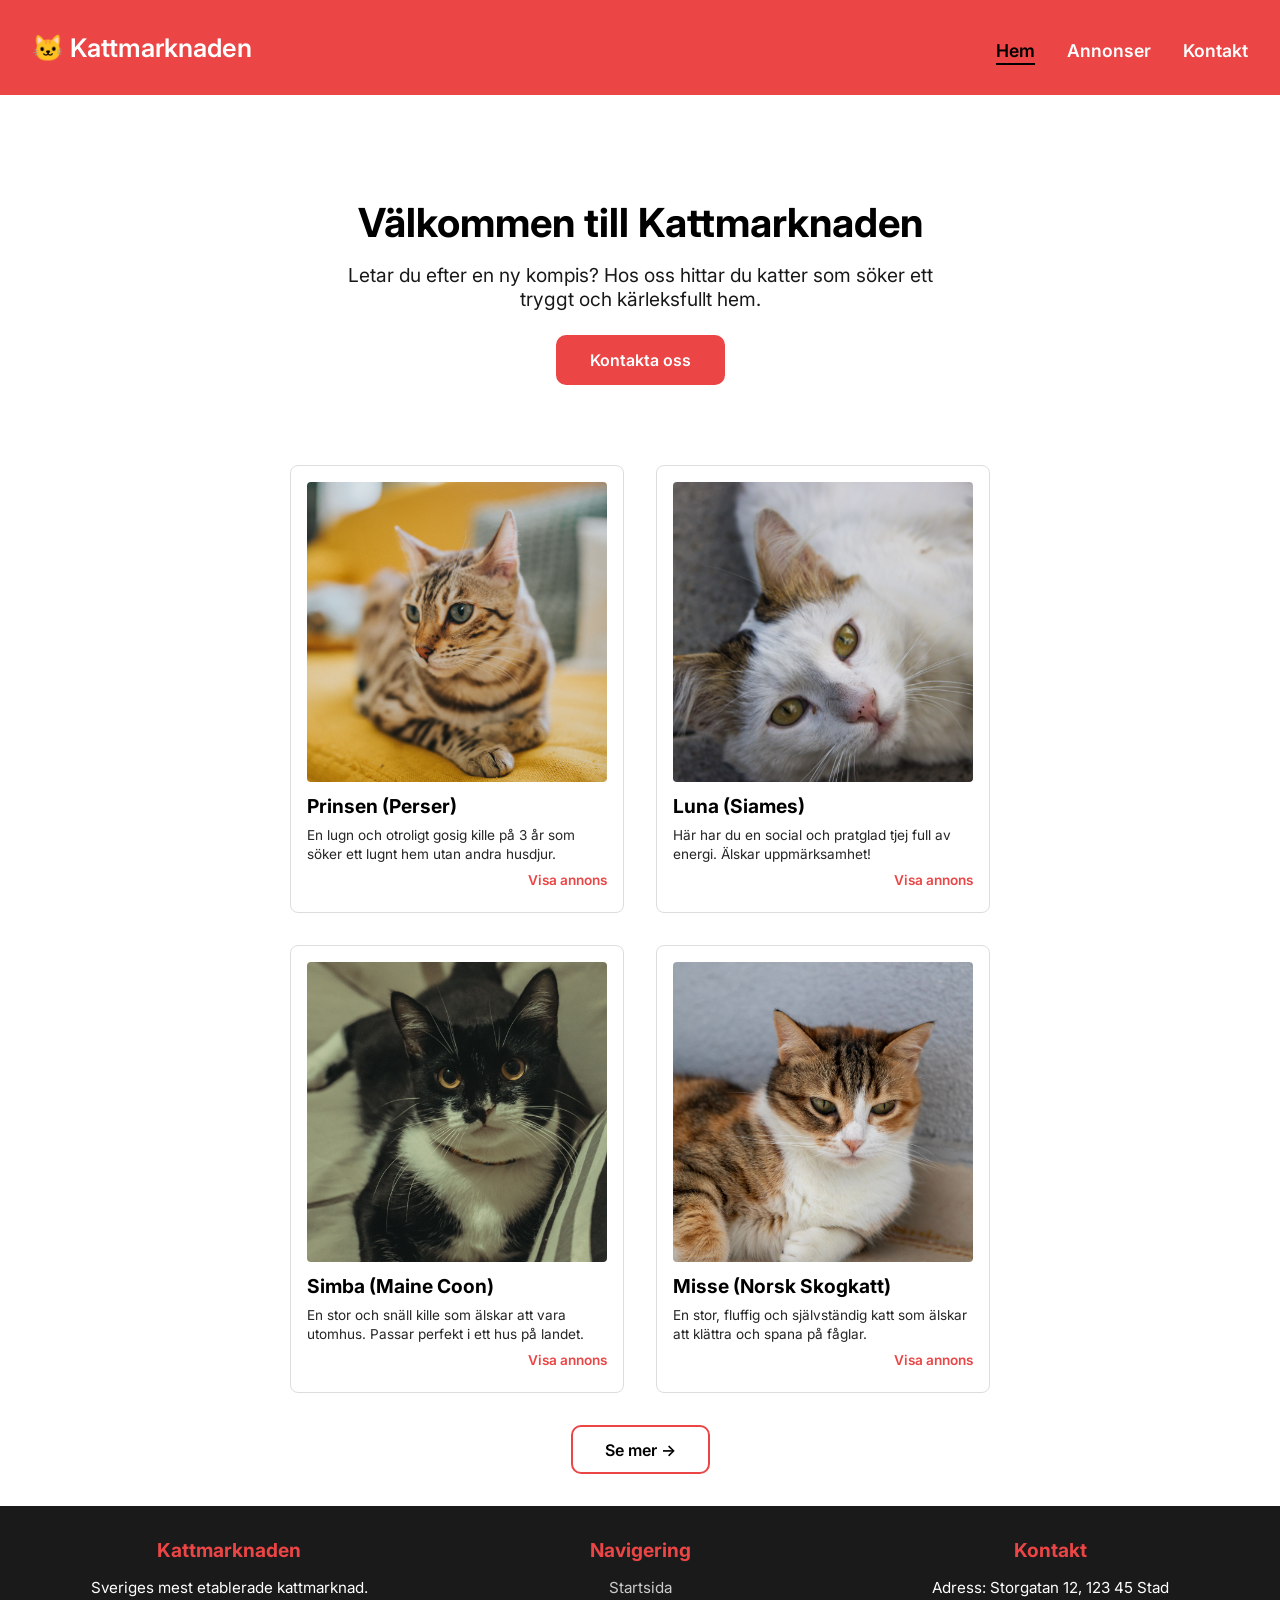
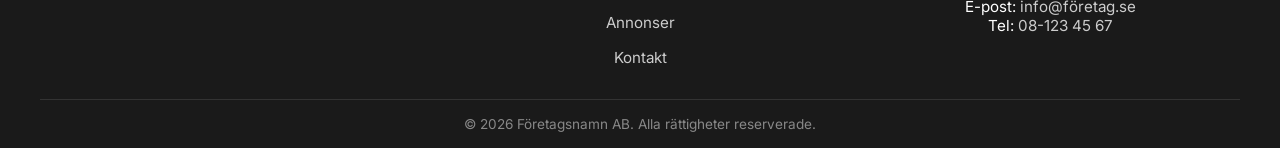
<file: index.html>
<!DOCTYPE html>
<html lang="sv">

<head>
    <meta charset="UTF-8">
    <meta name="viewport" content="width=device-width, initial-scale=1.0">
    <meta name="description" content="Sveriges mest etablerade kattmarknad. Hitta din nya bästa vän hos oss!">
    <title>Hem - Kattmarknaden</title>
    <link rel="stylesheet" href="style.css">
    <link rel="icon" type="image/x-icon" href="favicon.ico">
    <link rel="preconnect" href="https://fonts.googleapis.com">
    <link rel="preconnect" href="https://fonts.gstatic.com" crossorigin>
    <link
        href="https://fonts.googleapis.com/css2?family=Inter:ital,opsz,wght@0,14..32,100..900;1,14..32,100..900&display=swap"
        rel="stylesheet">
</head>

<body>
    <!-- header -->
    <header class="site-header">
        <a href="index.html" class="logo"><span aria-hidden="true">🐱</span> Kattmarknaden</a>
        <nav>
            <ul>
                <li><a href="index.html" class="active">Hem</a></li>
                <li><a href="annonser.html">Annonser</a></li>
                <li><a href="kontakt.html">Kontakt</a></li>
            </ul>
        </nav>
    </header>

    <main>
        <!-- introduction and contact button -->
        <section class="hero">
            <h1>Välkommen till Kattmarknaden</h1>
            <p>Letar du efter en ny kompis? Hos oss hittar du katter som söker ett tryggt och kärleksfullt hem.</p>
            <a href="kontakt.html" class="button contact-button">Kontakta oss</a>
        </section>

        <!-- gallery -->
        <section class="gallery">

            <!-- cards -->
            <div class="cards">
                <!-- row 1 -->
                <article class="card">
                    <img src="images/cat1.jpg" alt="En fluffig perserkatt som ligger i en soffa">
                    <div class="cat-info">
                        <h3>Prinsen (Perser)</h3>
                        <p>En lugn och otroligt gosig kille på 3 år som söker ett lugnt hem utan andra husdjur.</p>
                    </div>
                    <div class="card-button-holder">
                        <a href="annonser.html" class="card-button">Visa annons</a>
                    </div>

                </article>

                <article class="card">
                    <img src="images/cat2.jpg" alt="En lekfull siameskatt som tittar in i kameran">
                    <div class="cat-info">
                        <h3>Luna (Siames)</h3>
                        <p>Här har du en social och pratglad tjej full av energi. Älskar uppmärksamhet!</p>
                    </div>
                    <div class="card-button-holder">
                        <a href="annonser.html" class="card-button">Visa annons</a>
                    </div>
                </article>

                <!-- row 2 -->
                <article class="card">
                    <img src="images/cat3.jpg" alt="En ståtlig maine coon som sitter upprätt">
                    <div class="cat-info">
                        <h3>Simba (Maine Coon)</h3>
                        <p>En stor och snäll kille som älskar att vara utomhus. Passar perfekt i ett hus på landet.</p>
                    </div>
                    <div class="card-button-holder">
                        <a href="annonser.html" class="card-button">Visa annons</a>
                    </div>
                </article>

                <article class="card">
                    <img src="images/cat4.jpg" alt="En skogkatt i skogen">
                    <div class="cat-info">
                        <h3>Misse (Norsk Skogkatt)</h3>
                        <p>En stor, fluffig och självständig katt som älskar att klättra och spana på fåglar.</p>
                    </div>
                    <div class="card-button-holder">
                        <a href="annonser.html" class="card-button">Visa annons</a>
                    </div>
                </article>
            </div>

            <!-- see more button -->
            <div class="see-more-button-holder">
                <a href="annonser.html" class="button see-more-button">Se mer &rarr;</a>
            </div>
        </section>
    </main>

    <!-- footer -->
    <footer class="site-footer">
        <div class="footer-container">

            <div class="footer-section">
                <h4>Kattmarknaden</h4>
                <p>Sveriges mest etablerade kattmarknad.</p>
            </div>

            <div class="footer-section footer-navigation">
                <h4>Navigering</h4>
                <ul>
                    <li><a href="index.html">Startsida</a></li>
                    <li><a href="annonser.html">Annonser</a></li>
                    <li><a href="kontakt.html">Kontakt</a></li>
                </ul>
            </div>

            <div class="footer-section">
                <h4>Kontakt</h4>
                <p>Adress: Storgatan 12, 123 45 Stad</p>
                <p>E-post: <a href="mailto:info@företag.se">info@företag.se</a></p>
                <p>Tel: <a href="tel:+4681234567">08-123 45 67</a></p>
            </div>
        </div>

        <!-- copyright -->
        <div class="copyright">
            <p>&copy; 2026 Företagsnamn AB. Alla rättigheter reserverade.</p>
        </div>
    </footer>

</body>

</html>
</file>
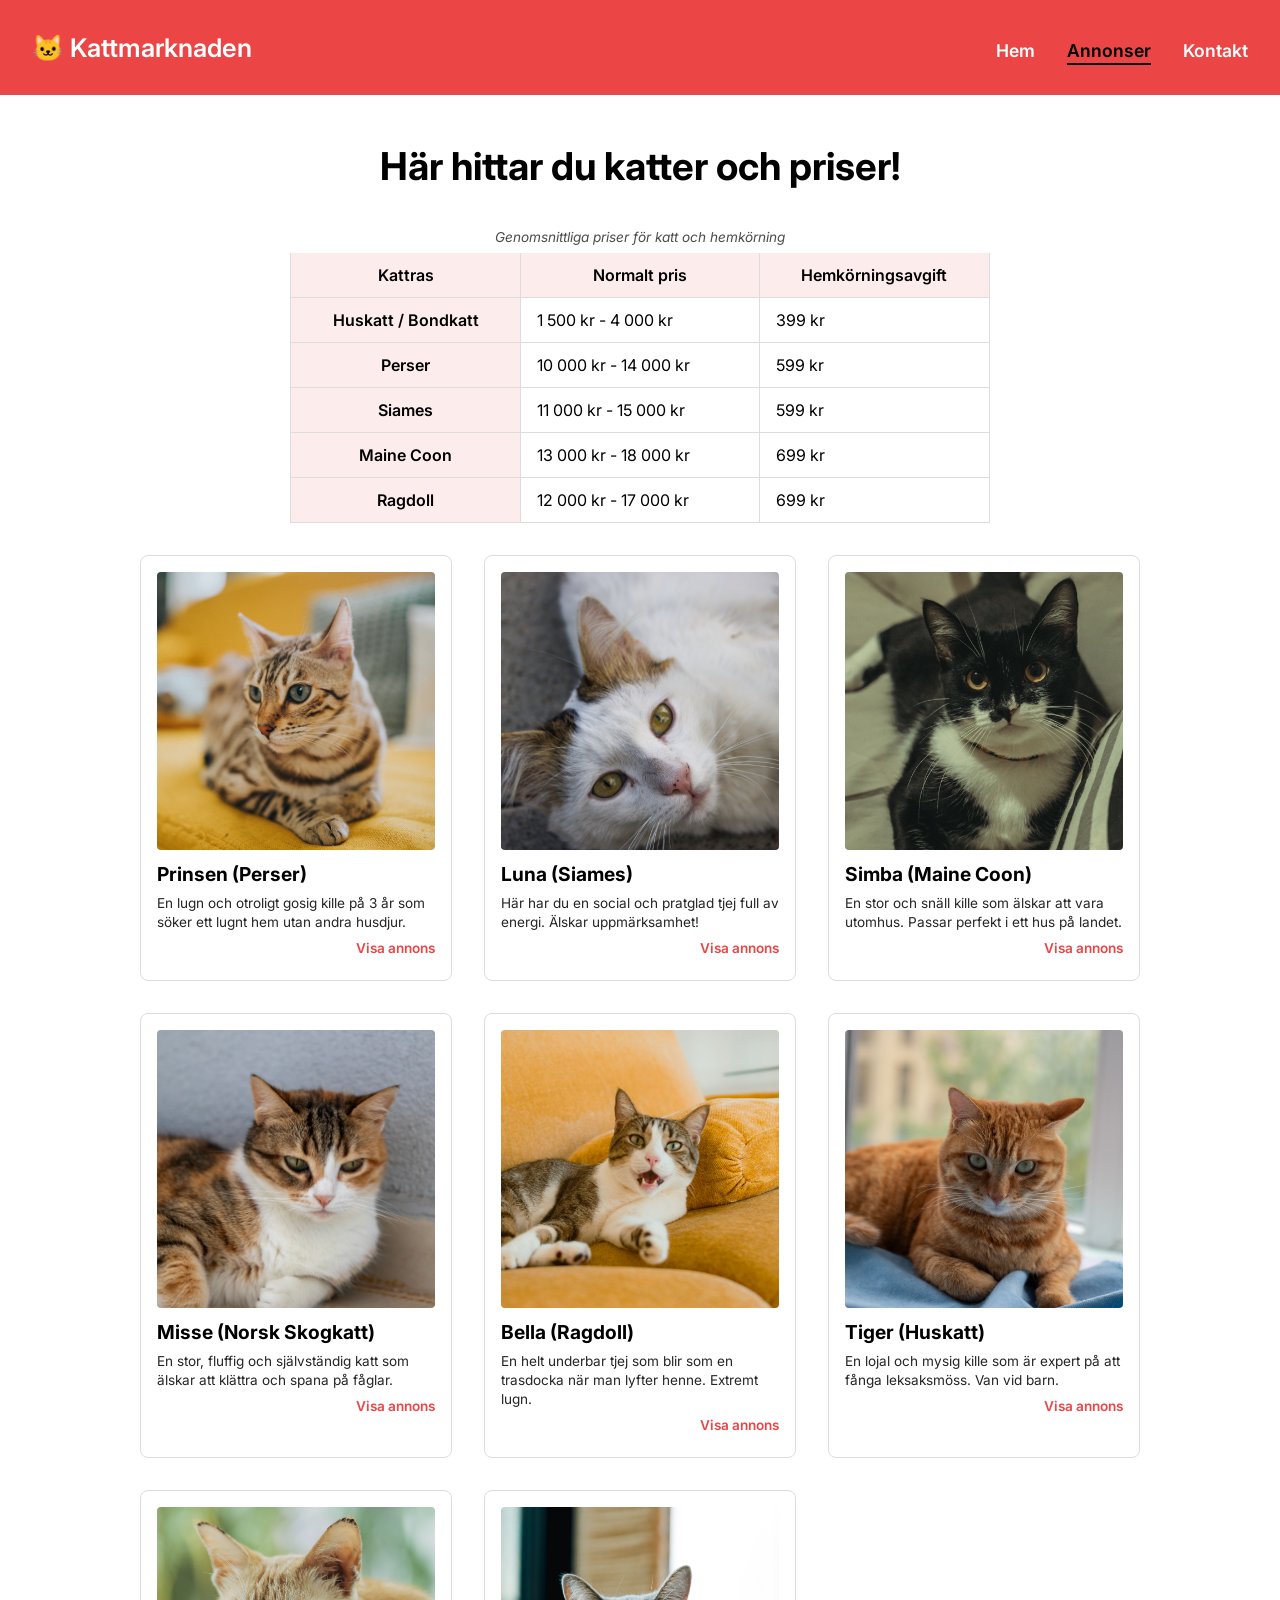
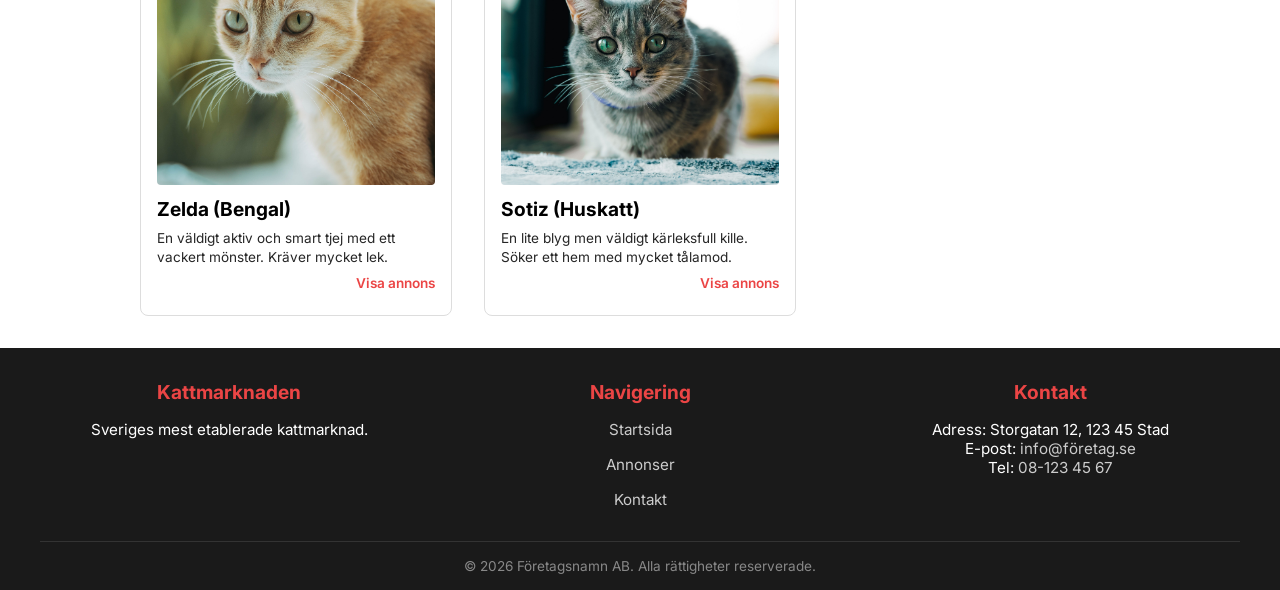
<file: annonser.html>
<!DOCTYPE html>
<html lang="sv">

<head>
    <meta charset="UTF-8">
    <meta name="viewport" content="width=device-width, initial-scale=1.0">
    <meta name="description" content="Se alla aktuella kattannonser på Kattmarknaden.">
    <title>Annonser - Kattmarknaden</title>
    <link rel="stylesheet" href="style.css">
    <link rel="icon" type="image/x-icon" href="favicon.ico">
    <link rel="preconnect" href="https://fonts.googleapis.com">
    <link rel="preconnect" href="https://fonts.gstatic.com" crossorigin>
    <link
        href="https://fonts.googleapis.com/css2?family=Inter:ital,opsz,wght@0,14..32,100..900;1,14..32,100..900&display=swap"
        rel="stylesheet">
</head>

<body>
    <!-- header -->
    <header class="site-header">
        <a href="index.html" class="logo"><span aria-hidden="true">🐱</span> Kattmarknaden</a>
        <nav>
            <ul>
                <li><a href="index.html">Hem</a></li>
                <li><a href="annonser.html" class="active">Annonser</a></li>
                <li><a href="kontakt.html">Kontakt</a></li>
            </ul>
        </nav>
    </header>

    <main>
        <!-- page header -->
        <div class="cats-and-prices-header">
            <h1>Här hittar du katter och priser!</h1>
        </div>

        <!-- price guide -->
        <section class="table-section">

            <!-- table -->
            <table>
                <!-- caption -->
                <caption>Genomsnittliga priser för katt och hemkörning</caption>

                <thead>
                    <tr>
                        <th scope="col">Kattras</th>
                        <th scope="col">Normalt pris</th>
                        <th scope="col">Hemkörningsavgift</th>
                    </tr>
                </thead>
                <tbody>
                    <tr>
                        <th scope="row">Huskatt / Bondkatt</th>
                        <td>1 500 kr - 4 000 kr</td>
                        <td>399 kr</td>
                    </tr>
                    <tr>
                        <th scope="row">Perser</th>
                        <td>10 000 kr - 14 000 kr</td>
                        <td>599 kr</td>
                    </tr>
                    <tr>
                        <th scope="row">Siames</th>
                        <td>11 000 kr - 15 000 kr</td>
                        <td>599 kr</td>
                    </tr>
                    <tr>
                        <th scope="row">Maine Coon</th>
                        <td>13 000 kr - 18 000 kr</td>
                        <td>699 kr</td>
                    </tr>
                    <tr>
                        <th scope="row">Ragdoll</th>
                        <td>12 000 kr - 17 000 kr</td>
                        <td>699 kr</td>
                    </tr>
                </tbody>
            </table>

        </section>

        <!-- gallery -->
        <section class="gallery">
            <div class="cards">
                <!-- cat 1 -->
                <article class="card">
                    <img src="images/cat1.jpg" alt="En fluffig perserkatt som ligger i en soffa">
                    <div class="cat-info">
                        <h3>Prinsen (Perser)</h3>
                        <p>En lugn och otroligt gosig kille på 3 år som söker ett lugnt hem utan andra husdjur.</p>
                    </div>
                    <div class="card-button-holder">
                        <a href="#" class="card-button">Visa annons</a>
                    </div>
                </article>

                <!-- cat 2 -->
                <article class="card">
                    <img src="images/cat2.jpg" alt="En lekfull siameskatt som tittar in i kameran">
                    <div class="cat-info">
                        <h3>Luna (Siames)</h3>
                        <p>Här har du en social och pratglad tjej full av energi. Älskar uppmärksamhet!</p>
                    </div>
                    <div class="card-button-holder">
                        <a href="#" class="card-button">Visa annons</a>
                    </div>
                </article>

                <!-- cat 3 -->
                <article class="card">
                    <img src="images/cat3.jpg" alt="En ståtlig maine coon som sitter upprätt">
                    <div class="cat-info">
                        <h3>Simba (Maine Coon)</h3>
                        <p>En stor och snäll kille som älskar att vara utomhus. Passar perfekt i ett hus på landet.</p>
                    </div>
                    <div class="card-button-holder">
                        <a href="#" class="card-button">Visa annons</a>
                    </div>
                </article>

                <!-- cat 4 -->
                <article class="card">
                    <img src="images/cat4.jpg" alt="En skogkatt i skogen">
                    <div class="cat-info">
                        <h3>Misse (Norsk Skogkatt)</h3>
                        <p>En stor, fluffig och självständig katt som älskar att klättra och spana på fåglar.</p>
                    </div>
                    <div class="card-button-holder">
                        <a href="#" class="card-button">Visa annons</a>
                    </div>
                </article>

                <!-- cat 5 -->
                <article class="card">
                    <img src="images/cat5.jpg" alt="En grå ragdoll som sover">
                    <div class="cat-info">
                        <h3>Bella (Ragdoll)</h3>
                        <p>En helt underbar tjej som blir som en trasdocka när man lyfter henne. Extremt lugn.</p>
                    </div>
                    <div class="card-button-holder">
                        <a href="#" class="card-button">Visa annons</a>
                    </div>
                </article>

                <!-- cat 6 -->
                <article class="card">
                    <img src="images/cat6.jpg" alt="En randig bondkatt">
                    <div class="cat-info">
                        <h3>Tiger (Huskatt)</h3>
                        <p>En lojal och mysig kille som är expert på att fånga leksaksmöss. Van vid barn.</p>
                    </div>
                    <div class="card-button-holder">
                        <a href="#" class="card-button">Visa annons</a>
                    </div>
                </article>

                <!-- cat 7 -->
                <article class="card">
                    <img src="images/cat7.jpg" alt="En bengal med vackra fläckar">
                    <div class="cat-info">
                        <h3>Zelda (Bengal)</h3>
                        <p>En väldigt aktiv och smart tjej med ett vackert mönster. Kräver mycket lek.</p>
                    </div>
                    <div class="card-button-holder">
                        <a href="#" class="card-button">Visa annons</a>
                    </div>
                </article>

                <!-- cat 8 -->
                <article class="card">
                    <img src="images/cat8.jpg" alt="En helsvart katt med gula ögon">
                    <div class="cat-info">
                        <h3>Sotiz (Huskatt)</h3>
                        <p>En lite blyg men väldigt kärleksfull kille. Söker ett hem med mycket tålamod.</p>
                    </div>
                    <div class="card-button-holder">
                        <a href="#" class="card-button">Visa annons</a>
                    </div>
                </article>
            </div>
        </section>
    </main>

    <!-- footer -->
    <footer class="site-footer">
        <div class="footer-container">

            <div class="footer-section">
                <h4>Kattmarknaden</h4>
                <p>Sveriges mest etablerade kattmarknad.</p>
            </div>

            <div class="footer-section footer-navigation">
                <h4>Navigering</h4>
                <ul>
                    <li><a href="index.html">Startsida</a></li>
                    <li><a href="annonser.html">Annonser</a></li>
                    <li><a href="kontakt.html">Kontakt</a></li>
                </ul>
            </div>

            <div class="footer-section">
                <h4>Kontakt</h4>
                <p>Adress: Storgatan 12, 123 45 Stad</p>
                <p>E-post: <a href="mailto:info@företag.se">info@företag.se</a></p>
                <p>Tel: <a href="tel:+4681234567">08-123 45 67</a></p>
            </div>
        </div>

        <!-- copyright -->
        <div class="copyright">
            <p>&copy; 2026 Företagsnamn AB. Alla rättigheter reserverade.</p>
        </div>
    </footer>

</body>

</html>
</file>
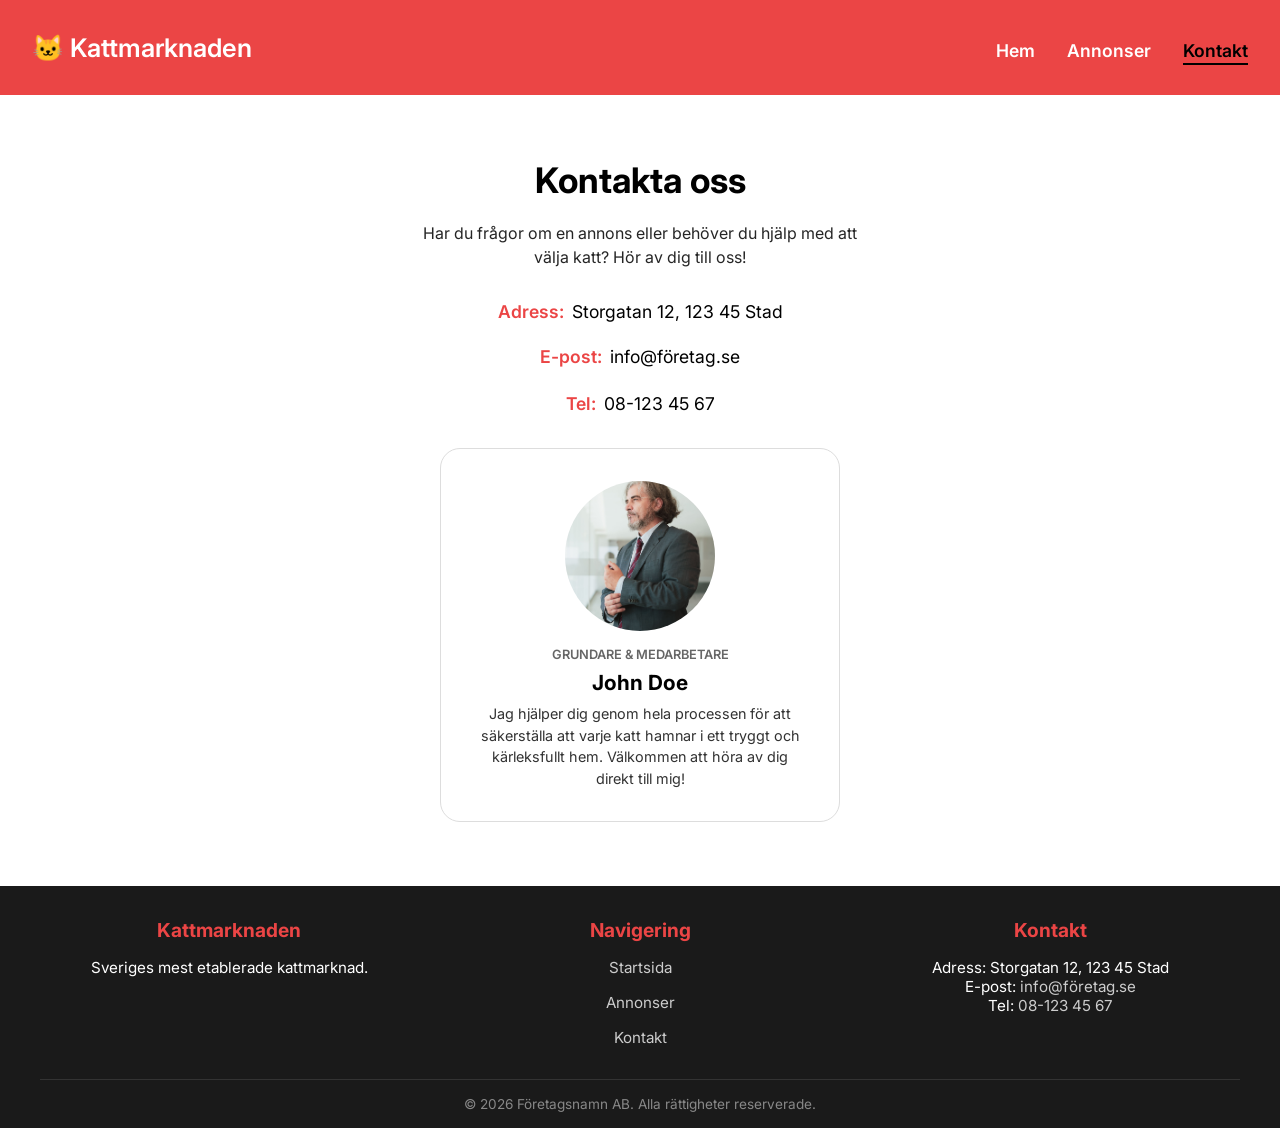
<file: kontakt.html>
<!DOCTYPE html>
<html lang="sv">

<head>
    <meta charset="UTF-8">
    <meta name="viewport" content="width=device-width, initial-scale=1.0">
    <meta name="description" content="Kontakta oss på Kattmarknaden.">
    <title>Kontakt - Kattmarknaden</title>
    <link rel="stylesheet" href="style.css">
    <link rel="icon" type="image/x-icon" href="favicon.ico">
    <link rel="preconnect" href="https://fonts.googleapis.com">
    <link rel="preconnect" href="https://fonts.gstatic.com" crossorigin>
    <link
        href="https://fonts.googleapis.com/css2?family=Inter:ital,opsz,wght@0,14..32,100..900;1,14..32,100..900&display=swap"
        rel="stylesheet">
</head>

<body>
    <!-- header -->
    <header class="site-header">
        <a href="index.html" class="logo"><span aria-hidden="true">🐱</span> Kattmarknaden</a>
        <nav>
            <ul>
                <li><a href="index.html">Hem</a></li>
                <li><a href="annonser.html">Annonser</a></li>
                <li><a href="kontakt.html" class="active">Kontakt</a></li>
            </ul>
        </nav>
    </header>

    <main>
        <!-- contact layout -->
        <section class="contact-layout ">

            <!-- header and description -->
            <div class="contact-header">
                <h1>Kontakta oss</h1>
                <p class="contact-text">Har du frågor om en annons eller behöver du hjälp med att välja katt?
                    Hör av dig till oss!</p>
            </div>

            <!-- contact methods -->
            <div class="contact-methods">
                <div class="method">
                    <span class="method-label">Adress:</span>
                    <p class="contact-address">Storgatan 12, 123 45 Stad</p>
                </div>
                <div class="method">
                    <span class="method-label">E-post:</span>
                    <a href="mailto:info@företag.se" class="contact-link">info@företag.se</a>
                </div>
                <div class="method">
                    <span class="method-label">Tel:</span>
                    <a href="tel:+4681234567" class="contact-link">08-123 45 67</a>
                </div>
            </div>

            <!-- profile card -->
            <aside class="profile-card">
                <div class="profile-image-holder">
                    <img src="images/portrait.jpg" alt="Profilbild på medarbetare">
                </div>
                <div class="profile-content">
                    <span class="profile-role">Grundare & Medarbetare</span>
                    <h2>John Doe</h2>
                    <p>Jag hjälper dig genom hela processen för att säkerställa att varje katt hamnar i ett tryggt och
                        kärleksfullt hem. Välkommen att höra av dig direkt till mig!</p>
                </div>
            </aside>
        </section>
    </main>

    <!-- footer -->
    <footer class="site-footer">
        <div class="footer-container">

            <div class="footer-section">
                <h4>Kattmarknaden</h4>
                <p>Sveriges mest etablerade kattmarknad.</p>
            </div>

            <div class="footer-section footer-navigation">
                <h4>Navigering</h4>
                <ul>
                    <li><a href="index.html">Startsida</a></li>
                    <li><a href="annonser.html">Annonser</a></li>
                    <li><a href="kontakt.html">Kontakt</a></li>
                </ul>
            </div>

            <div class="footer-section">
                <h4>Kontakt</h4>
                <p>Adress: Storgatan 12, 123 45 Stad</p>
                <p>E-post: <a href="mailto:info@företag.se">info@företag.se</a></p>
                <p>Tel: <a href="tel:+4681234567">08-123 45 67</a></p>
            </div>
        </div>

        <!-- copyright -->
        <div class="copyright">
            <p>&copy; 2026 Företagsnamn AB. Alla rättigheter reserverade.</p>
        </div>
    </footer>

</body>

</html>
</file>
<file: style.css>
/* ==========================================================================
   general
   ========================================================================== */

* {
    margin: 0;
    padding: 0;
    /* to avoid overflow */
    box-sizing: border-box;
}

/* sets font size here rather than letting browser decide it */
html {
    font-size: 16px;
}

/* variables */
:root {
    --primary: #eb4545;
    --accent: #000000;
    --background: white;
    --color: black;
    --font: "Inter", sans-serif;
    --spacing: 2rem;
}

body {
    font-family: var(--font);
    background-color: var(--background);
    color: var(--color);

    /* makes sure content goes from top to bottom */
    display: flex;
    flex-direction: column;

    /* makes sure body always fills page */
    min-height: 100vh;
}

main {
    padding: var(--spacing);

    /* makes main soak up empty space */
    flex-grow: 1;
}

/* ==========================================================================
   header
   ========================================================================== */

.site-header {
    background-color: var(--primary);
    font-size: 1.6rem;
    font-weight: 600;
    padding: var(--spacing);

    /* puts header content side by side */
    display: flex;
    /* fills inbetween with space */
    justify-content: space-between;
    /* centeres content between top and bottom */
    align-items: center;
}

.logo {
    color: white;
    text-decoration: none;
}

/* keyboard navigation style */
.logo:focus-visible {
    outline: 4px dashed var(--accent);
    outline-offset: 2px;
}

/* navigation links holder */
nav ul {
    gap: var(--spacing);

    /* puts nav links side by side */
    display: flex;
    /* remove the list dots */
    list-style: none;
}

/* navigation link */
nav a {
    color: white;
    text-decoration: none;
    font-size: 1.1rem;
    padding: 0.25rem 0;

    /* color transition */
    transition: color 0.3s ease;
}

/* makes link text black in various situations */
nav a:hover,
nav a:focus,
nav a.active {
    color: var(--accent);
}

/* gives current page an underline */
nav a.active {
    text-decoration: underline;

    /* underline customization */
    text-decoration-thickness: 2px;
    text-underline-offset: 6px;
}

/* keyboard navigation style */
nav a:focus-visible {
    outline: 4px dashed var(--accent);
    outline-offset: 2px;
}

/* ==========================================================================
   footer
   ========================================================================== */

.site-footer {
    background-color: #1a1a1a;
    color: #ffffff;
    padding: var(--spacing) var(--spacing) 1rem var(--spacing);
    font-size: 0.95rem;

    /* makes each section center its content */
    text-align: center;
}

/* we have 3 footer sections */
.footer-section {
    /* fills space between the sections so everything's in place */
    flex: 1;

    /* shows the sections top to bottom if screen width is small enough */
    min-width: 250px;
}

.footer-container {
    padding-bottom: var(--spacing);

    /* limits width for footer content */
    max-width: 1200px;

    /* fills sides on container so sections can be in the middle */
    margin: 0 auto;

    /* puts the sections side by side unless screen width low then wraps the sections together */
    display: flex;
    flex-wrap: wrap;

    /* gives space when crumbled up on small width screen */
    gap: var(--spacing);

    /* draws a thin line to visually seperate footer content and the copyright text*/
    border-bottom: 1px solid #333333;
}

/* footer header */
.footer-section h4 {
    color: var(--primary);
    margin-bottom: 1rem;
    font-size: 1.2rem;
}

/* navigation links holder */
.footer-navigation ul {
    list-style: none;

    /* makes it one column and goes downwards*/
    display: flex;
    flex-direction: column;

    gap: 1rem;

}

/* style for links */
.footer-section a {
    color: #cccccc;
    text-decoration: none;
    transition: color 0.3s ease;
}

/* style for hovering links */
.footer-section a:hover {
    color: var(--primary);
    text-decoration: underline;
}

/* style for keyboard focus */
.footer-section a:focus-visible {
    outline: 4px dashed var(--primary);
    outline-offset: 2px;
}

.copyright {
    text-align: center;
    padding-top: 1rem;
    color: #888888;
    font-size: 0.85rem;
}

/* ==========================================================================
   cards
   ========================================================================== */

.cards {
    display: grid;

    /* fills space on x axis so cards class is centered */
    margin: 0 auto;

    gap: var(--spacing);
}

.card {
    border: 1px solid #ddd;
    border-radius: 8px;
    padding: 1rem;
}

/* card image */
.card img {
    /* makes image width take 100% of space in parent */
    width: 100%;
    /* makes image 1:1 ratio (a square) */
    aspect-ratio: 1 / 1;
    /* prevents image to stretch wider than it's natural size */
    object-fit: cover;

    border-radius: 4px;
}

.cat-info {
    display: flex;
    flex-direction: column;

    /* creates space between title and text */
    gap: 0.5rem;

    /* creates space below cat info section */
    padding: 0.5rem 0;
}

/* card header */
.card h3 {
    font-size: 1.2rem;
}

/* card description */
.card p {
    font-size: 0.85rem;
    line-height: 1.4;

    /* looks better with opaque black */
    opacity: 0.85;
}

.card-button-holder {
    width: 100%;
    display: flex;
    justify-content: end;
    padding-bottom: 0.5rem;
}

.card-button {
    color: var(--primary);
    text-decoration: none;
    font-size: 0.85rem;
    font-weight: 600;
    transition: color 0.2s ease;
}

/* button hover scale transition */
.card-button:hover {
    transform: scale(1.05);
}

/* style for keyboard focus */
.card-button:focus-visible {
    outline: 4px dashed var(--primary);
    outline-offset: 2px;
}

/* ==========================================================================
   index.html main
   ========================================================================== */

/* takes the cards of gallery who has hero sibling */
.hero~.gallery .cards {
    /* makes grid 2 columns*/
    grid-template-columns: repeat(2, 1fr);

    /* sets max width of grid */
    max-width: 700px;
}

.hero {
    text-align: center;
    padding: 5rem 1rem;

    display: flex;
    flex-direction: column;
    align-items: center;
    gap: 1.5rem;
}

/* hero header */
.hero h1 {
    font-size: 2.5rem;
    line-height: 0.8;
}

.hero p {
    font-size: 1.2rem;
    color: var(--color);
    opacity: 0.9;

    /* sets max width of hero, 600 is ok */
    max-width: 600px;
}

/* "Se mer" button holder */
.see-more-button-holder {
    text-align: center;
    margin-top: var(--spacing);
}

.button {
    text-decoration: none;
    font-weight: 600;

    padding: 0.8rem var(--spacing);

    /* border */
    border: 2px solid var(--primary);
    border-radius: 10px;

    /* allows scaling to work for transition*/
    display: inline-block;

    /* color transition */
    transition: transform 0.2s ease, background-color 0.2s ease;
}

/* style for keyboard focus */
.button:focus-visible {
    outline: 4px dashed var(--primary);
    outline-offset: 2px;
}

/* "Se mer" button*/
.see-more-button {
    color: var(--color);
    background-color: transparent;
}

/* scaling transition on hover */
.see-more-button:hover {
    color: white;
    background-color: var(--primary);
    transform: scale(1.03);
}

/* "Kontakt" button */
.contact-button {
    color: white;
    background-color: var(--primary);
}

/* scaling transition on hover */
.contact-button:hover {
    color: white;
    background-color: black;
    transform: scale(1.03);
}

/* ==========================================================================
   annonser.html main
   ========================================================================== */

/* cards */
.table-section~.gallery .cards {
    /* makes grid 3 columns */
    grid-template-columns: repeat(3, 1fr);

    /* sets width of grid */
    max-width: 1000px;
}

/* ==========================================================================
   annonser.html table
   ========================================================================== */

/* table section */
.table-section {
    max-width: 700px;
    margin: var(--spacing) auto;

    overflow-x: auto;
}

/* table section header */
.table-section h2 {
    text-align: center;
    font-size: 1.4rem;
    margin-bottom: 1rem;
}

table {
    /* centers table */
    width: 100%;

    /* removes gaps between columns and rows */
    border-collapse: collapse;

    font-size: 1rem;
}

caption {
    font-size: 0.85rem;
    padding: 0.5rem;
    opacity: 0.7;
    font-style: italic;
}

th,
td {
    padding: 0.75rem 1rem;
    border-bottom: 1px solid #ddd;
    border-left: 1px solid #ddd;
    border-right: 1px solid #ddd;
}

th {
    background-color: rgba(235, 69, 69, 0.1);
    font-weight: 600;
}

tr:hover {
    background-color: rgba(0, 0, 0, 0.02);
}

.cats-and-prices-header {
    font-size: 1.2rem;
    margin-top: 1rem;
    text-align: center;
}

/* ==========================================================================
   kontakt.html main
   ========================================================================== */

.contact-layout {
    display: flex;
    flex-direction: column;
    align-items: center;

    max-width: 450px;

    margin: var(--spacing) auto;
    gap: var(--spacing);

    text-align: center;
}

.contact-header {
    display: flex;
    flex-direction: column;
    gap: 1rem;
}

/* header */
.contact-header h1 {
    font-size: 2.2rem;
    margin-bottom: 0.25rem;
}

.contact-text {
    font-size: 1rem;
    line-height: 1.5;
    opacity: 0.85;
}

.contact-methods {
    display: flex;
    flex-direction: column;
    gap: 1.5rem;
}

.method {
    display: flex;
    flex-direction: row;

    /* centers the methods */
    justify-content: center;

    gap: 0.5rem;
}

/* method label */
.method-label {
    color: var(--primary);
    font-size: 1.1rem;
    font-weight: 600;
}

.contact-address,
.contact-link {
    color: var(--color);
    text-decoration: none;
    font-size: 1.1rem;
    font-weight: 400;
}

.contact-link {
    /* bottom border on links */
    border-bottom: 2px solid transparent;
    /* transitions for colors */
    transition: color 0.2s ease, border-color 0.2s ease;
}

/* transition on hover*/
.contact-link:hover {
    color: var(--primary);
    border-color: var(--primary);
}

/* style for keyboard focus */
.contact-link:focus-visible {
    outline: 4px dashed var(--primary);
    outline-offset: 2px;
}

.profile-card {
    /* border */
    border: 1px solid #ddd;
    border-radius: 20px;

    padding: var(--spacing);

    display: flex;
    flex-direction: column;

    /* centeres content */
    align-items: center;

    gap: 1rem;

    max-width: 400px;
}

.profile-image-holder {
    width: 150px;
    height: 150px;
}

.profile-card img {
    width: 100%;
    height: 100%;
    object-fit: cover;
    border-radius: 50%;
}

.profile-content {
    display: flex;
    flex-direction: column;
    gap: 0.5rem;
}

.profile-role {
    font-size: 0.8rem;
    font-weight: 600;
    color: #666;
    text-transform: uppercase;
}

.profile-content h2 {
    font-size: 1.3rem;
}

/* profile description */
.profile-content p {
    font-size: 0.9rem;
    line-height: 1.5;
    opacity: 0.8;
}

/* ==========================================================================
   dark mode
   ========================================================================== */

@media (prefers-color-scheme: dark) {

    /* global */
    :root {
        --background: black;
        --color: white;
    }

    /* card */
    .card {
        border-color: #666;
    }

    /* table */
    th,
    td {
        border-bottom-color: #666;
        border-left-color: #666;
        border-right-color: #666;
    }

    tr:hover {
        background-color: rgba(255, 255, 255, 0.1);
    }

    /* kontakt */
    .profile-card {
        border-color: #333;
    }

    .profile-role {
        color: #aaa;
    }
}

/* ==========================================================================
   responsive design
   ========================================================================== */

@media (max-width: 900px) {

    /* annonser cards */
    .table-section~.gallery .cards {
        grid-template-columns: repeat(2, 1fr);
        max-width: 700px;
    }
}

@media (max-width: 650px) {

    /* index cards */
    .hero~.gallery .cards {
        grid-template-columns: repeat(1, 1fr);
        max-width: 450px;
    }

    /* annonser cards */
    .table-section~.gallery .cards {
        grid-template-columns: repeat(1, 1fr);
        max-width: 450px;
    }
}

@media (max-width: 600px) {

    /* header */
    .site-header {
        flex-direction: column;
        gap: 1.5rem;
    }
}
</file>
